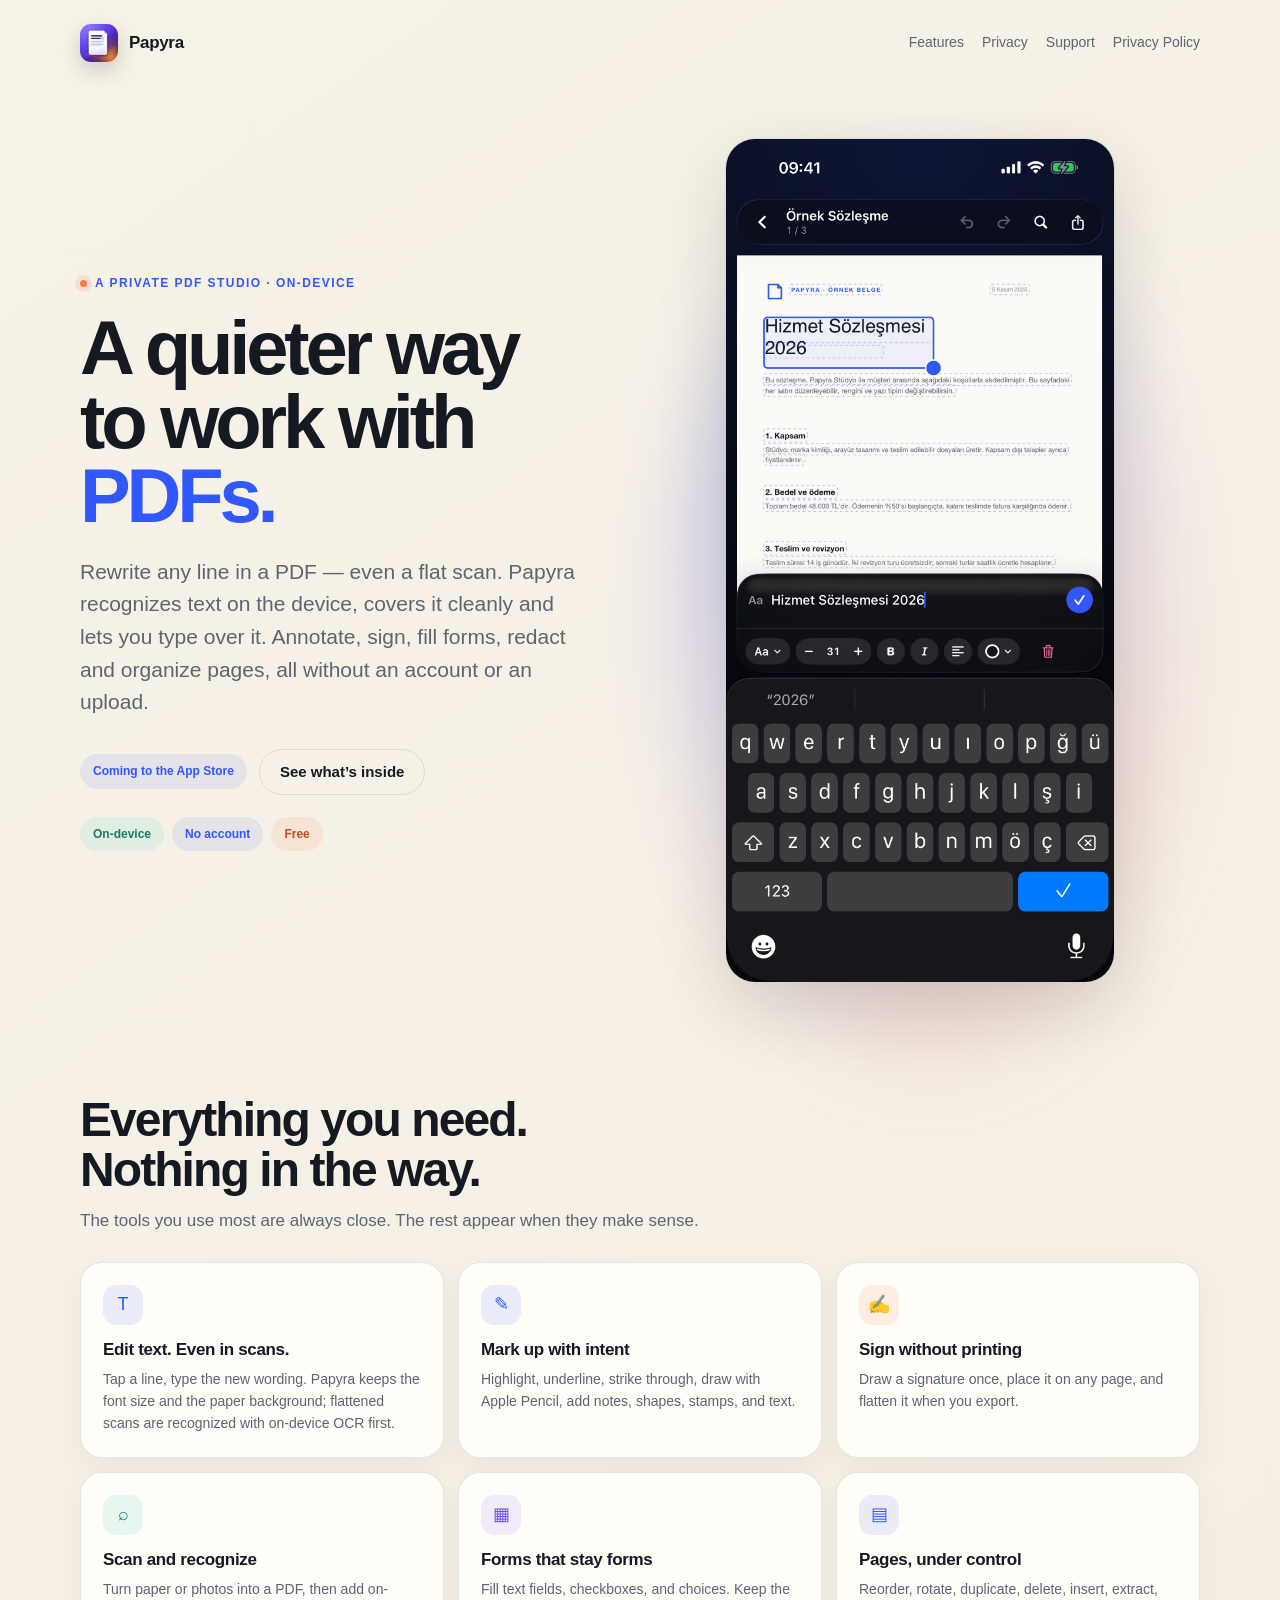
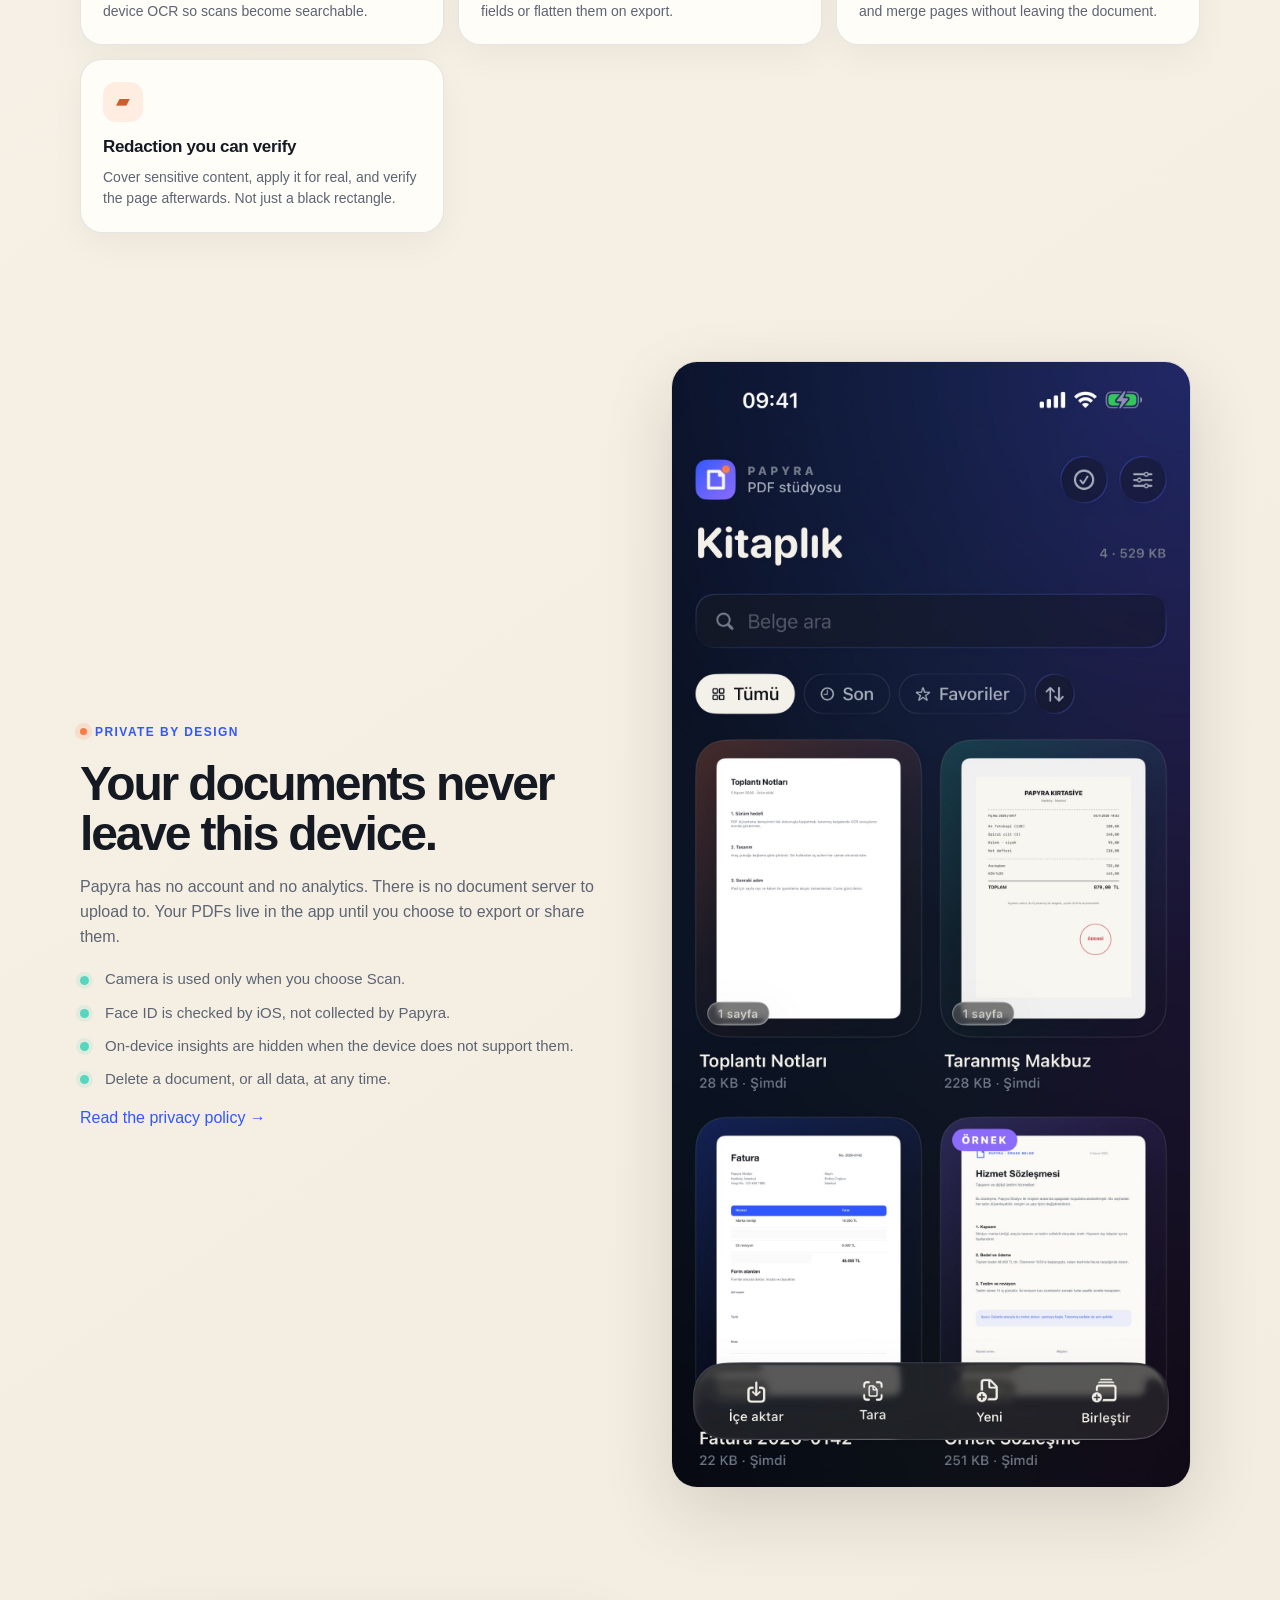
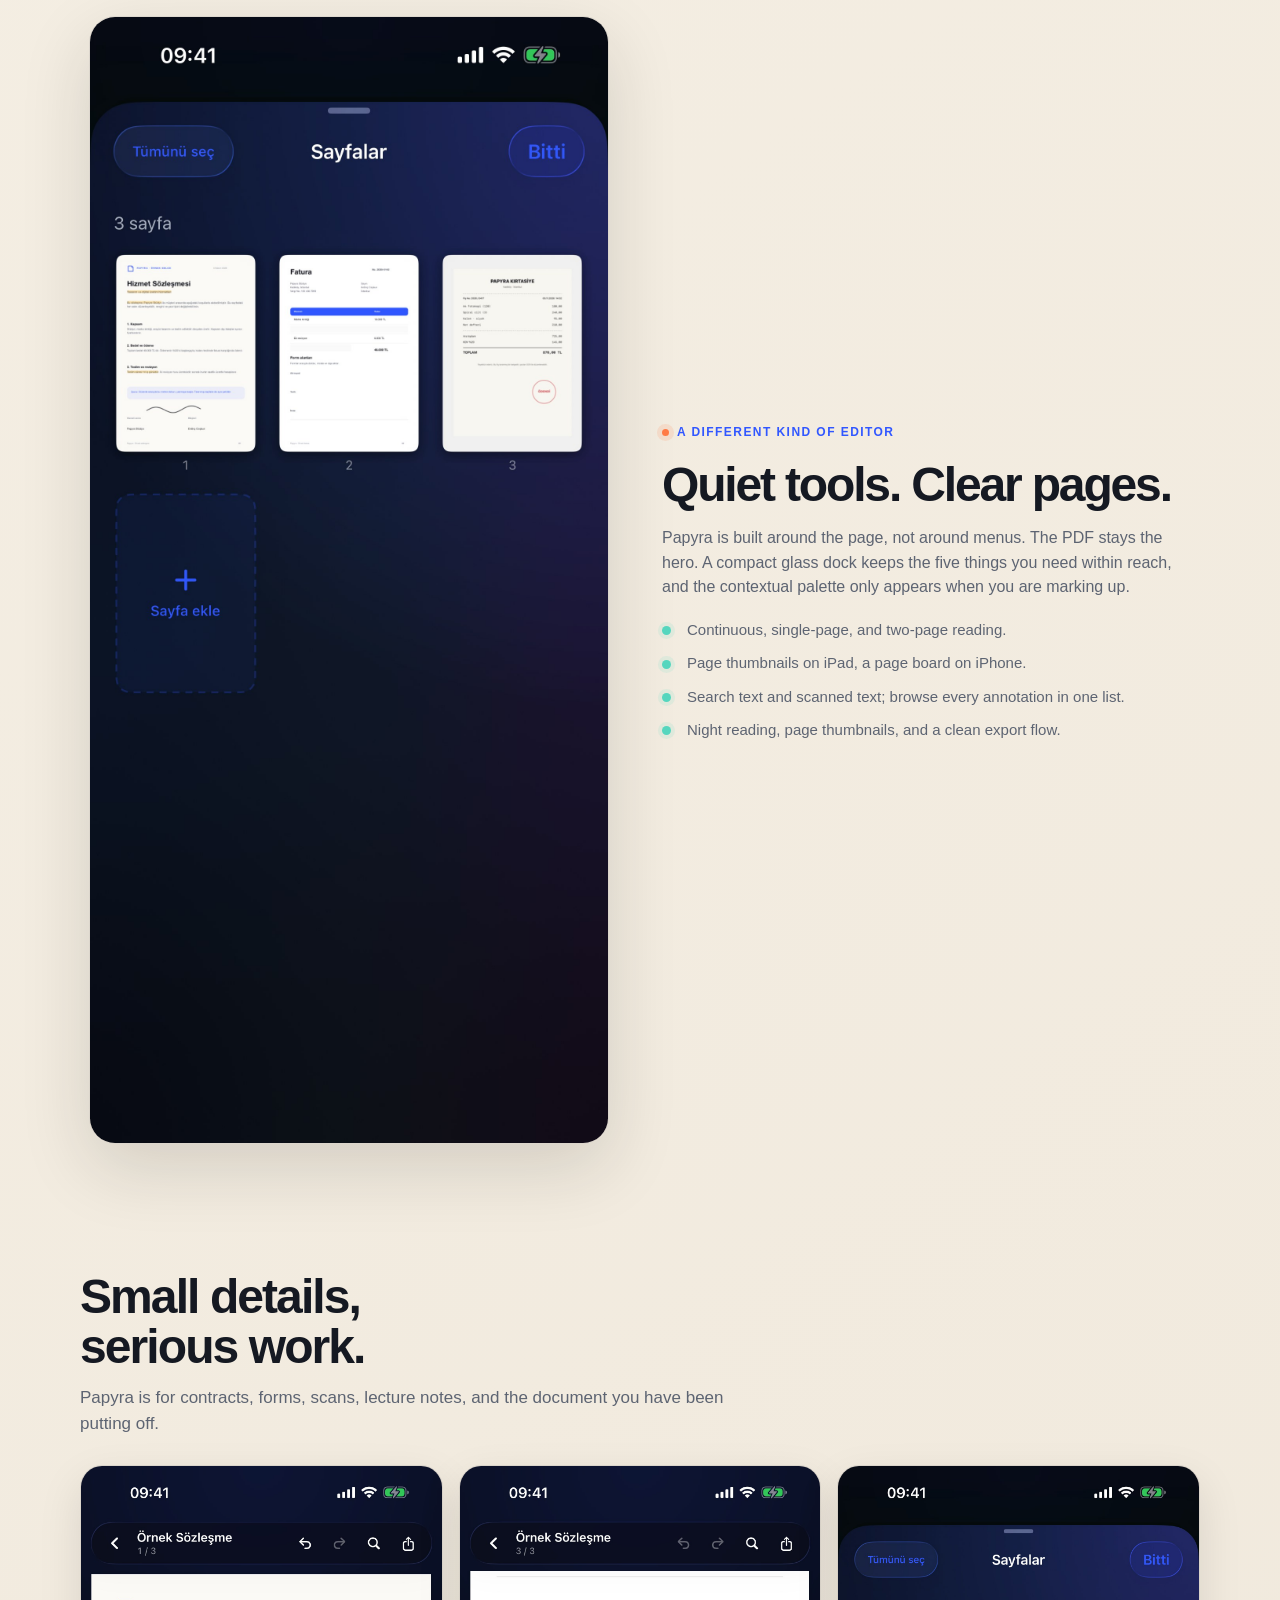
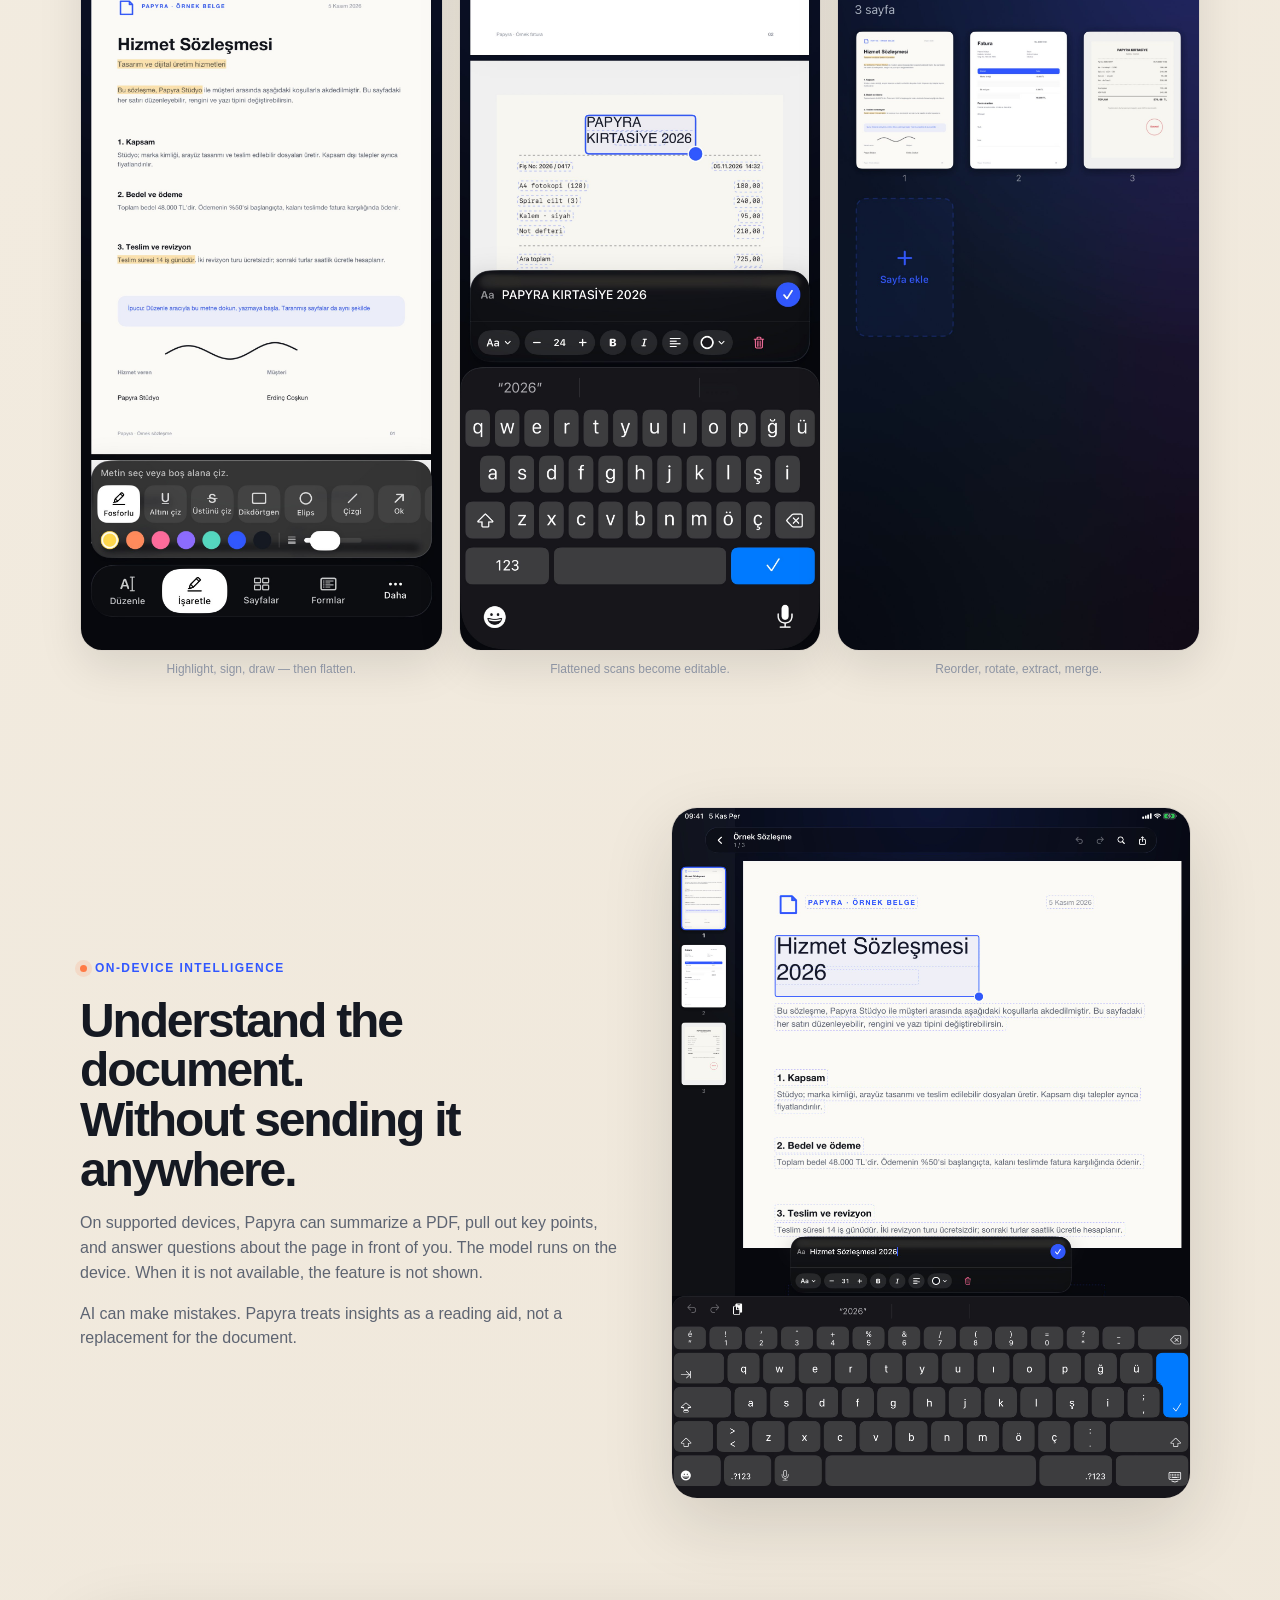
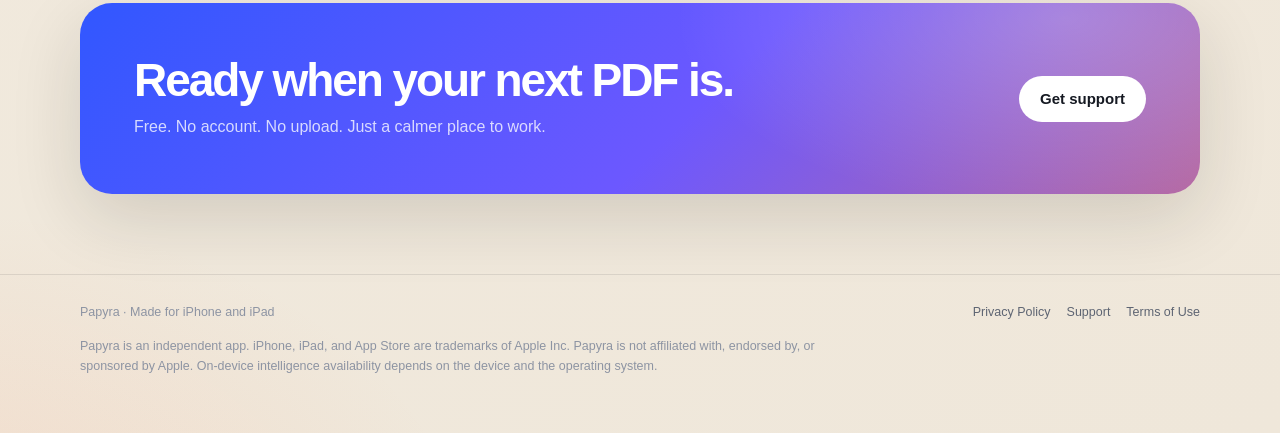
<file: index.html>
<!doctype html>
<html lang="en">
<head>
  <meta charset="utf-8">
  <meta name="viewport" content="width=device-width, initial-scale=1">
  <meta name="color-scheme" content="light dark">
  <meta name="description" content="Papyra is a private PDF workspace for iPhone and iPad. Edit, annotate, sign, scan, fill forms, redact, and organize pages — all on your device.">
  <title>Papyra — A quieter way to work with PDFs</title>
  <link rel="icon" href="assets/icon.png" type="image/png">
  <link rel="stylesheet" href="styles.css">
</head>
<body>
  <a class="skip-link" href="#main">Skip to content</a>

  <header class="site-header">
    <div class="wrap nav">
      <a class="brand" href="index.html" aria-label="Papyra home">
        <img src="assets/icon.png" alt="" width="38">
        <span>Papyra</span>
      </a>
      <nav class="nav-links" aria-label="Main navigation">
        <a href="#features">Features</a>
        <a href="#privacy">Privacy</a>
        <a href="support.html">Support</a>
        <a class="hide-mobile" href="privacy.html">Privacy Policy</a>
      </nav>
    </div>
  </header>

  <main id="main">
    <section class="wrap hero">
      <div>
        <div class="eyebrow">A private PDF studio · On-device</div>
        <h1>A quieter way<br>to work with <em>PDFs.</em></h1>
        <p class="lede">Rewrite any line in a PDF — even a flat scan. Papyra recognizes text on the device, covers it cleanly and lets you type over it. Annotate, sign, fill forms, redact and organize pages, all without an account or an upload.</p>
        <div class="hero-actions">
          <span class="pill">Coming to the App Store</span>
          <a class="button secondary" href="#features">See what’s inside</a>
        </div>
        <div class="badges" aria-label="Product principles">
          <span class="pill mint">On-device</span>
          <span class="pill">No account</span>
          <span class="pill ember">Free</span>
        </div>
      </div>
      <div class="hero-shot">
        <img src="assets/editor.jpg" width="1320" alt="Papyra editing a contract line with the compact text inspector and keyboard">
      </div>
    </section>

    <section class="wrap section" id="features">
      <div class="section-head">
        <h2>Everything you need.<br>Nothing in the way.</h2>
        <p>The tools you use most are always close. The rest appear when they make sense.</p>
      </div>
      <div class="feature-grid">
        <article class="card">
          <div class="icon">T</div>
          <h3>Edit text. Even in scans.</h3>
          <p>Tap a line, type the new wording. Papyra keeps the font size and the paper background; flattened scans are recognized with on-device OCR first.</p>
        </article>
        <article class="card">
          <div class="icon">✎</div>
          <h3>Mark up with intent</h3>
          <p>Highlight, underline, strike through, draw with Apple Pencil, add notes, shapes, stamps, and text.</p>
        </article>
        <article class="card">
          <div class="icon ember">✍</div>
          <h3>Sign without printing</h3>
          <p>Draw a signature once, place it on any page, and flatten it when you export.</p>
        </article>
        <article class="card">
          <div class="icon mint">⌕</div>
          <h3>Scan and recognize</h3>
          <p>Turn paper or photos into a PDF, then add on-device OCR so scans become searchable.</p>
        </article>
        <article class="card">
          <div class="icon violet">▦</div>
          <h3>Forms that stay forms</h3>
          <p>Fill text fields, checkboxes, and choices. Keep the fields or flatten them on export.</p>
        </article>
        <article class="card">
          <div class="icon">▤</div>
          <h3>Pages, under control</h3>
          <p>Reorder, rotate, duplicate, delete, insert, extract, and merge pages without leaving the document.</p>
        </article>
        <article class="card">
          <div class="icon ember">▰</div>
          <h3>Redaction you can verify</h3>
          <p>Cover sensitive content, apply it for real, and verify the page afterwards. Not just a black rectangle.</p>
        </article>
      </div>
    </section>

    <section class="wrap section" id="privacy">
      <div class="split">
        <div class="copy">
          <div class="eyebrow">Private by design</div>
          <h2>Your documents never leave this device.</h2>
          <p>Papyra has no account and no analytics. There is no document server to upload to. Your PDFs live in the app until you choose to export or share them.</p>
          <ul>
            <li>Camera is used only when you choose Scan.</li>
            <li>Face ID is checked by iOS, not collected by Papyra.</li>
            <li>On-device insights are hidden when the device does not support them.</li>
            <li>Delete a document, or all data, at any time.</li>
          </ul>
          <p><a href="privacy.html">Read the privacy policy →</a></p>
        </div>
        <div class="visual">
          <img src="assets/library.jpg" width="1320" alt="Papyra library with contracts, invoices, scans and notes" loading="lazy">
        </div>
      </div>
    </section>

    <section class="wrap section">
      <div class="split reverse">
        <div class="copy">
          <div class="eyebrow">A different kind of editor</div>
          <h2>Quiet tools. Clear pages.</h2>
          <p>Papyra is built around the page, not around menus. The PDF stays the hero. A compact glass dock keeps the five things you need within reach, and the contextual palette only appears when you are marking up.</p>
          <ul>
            <li>Continuous, single-page, and two-page reading.</li>
            <li>Page thumbnails on iPad, a page board on iPhone.</li>
            <li>Search text and scanned text; browse every annotation in one list.</li>
            <li>Night reading, page thumbnails, and a clean export flow.</li>
          </ul>
        </div>
        <div class="visual">
          <img src="assets/pages.jpg" width="1320" alt="Papyra page organizer showing three pages" loading="lazy">
        </div>
      </div>
    </section>

    <section class="wrap section">
      <div class="section-head">
        <h2>Small details,<br>serious work.</h2>
        <p>Papyra is for contracts, forms, scans, lecture notes, and the document you have been putting off.</p>
      </div>
      <div class="shot-grid">
        <figure>
          <img src="assets/annotate.jpg" width="1320" alt="Highlights, a signature and the annotation palette in Papyra" loading="lazy">
          <figcaption>Highlight, sign, draw — then flatten.</figcaption>
        </figure>
        <figure>
          <img src="assets/scan.jpg" width="1320" alt="Editing a scanned receipt with on-device OCR in Papyra" loading="lazy">
          <figcaption>Flattened scans become editable.</figcaption>
        </figure>
        <figure>
          <img src="assets/pages.jpg" width="1320" alt="Page organizer in Papyra" loading="lazy">
          <figcaption>Reorder, rotate, extract, merge.</figcaption>
        </figure>
      </div>
    </section>

    <section class="wrap section">
      <div class="split">
        <div class="copy">
          <div class="eyebrow">On-device intelligence</div>
          <h2>Understand the document.<br>Without sending it anywhere.</h2>
          <p>On supported devices, Papyra can summarize a PDF, pull out key points, and answer questions about the page in front of you. The model runs on the device. When it is not available, the feature is not shown.</p>
          <p>AI can make mistakes. Papyra treats insights as a reading aid, not a replacement for the document.</p>
        </div>
        <div class="visual">
          <img src="assets/ipad-editor.jpg" width="2064" alt="Papyra on iPad with a page rail and annotated guide" loading="lazy">
        </div>
      </div>
    </section>

    <section class="wrap">
      <div class="cta">
        <div>
          <h2>Ready when your next PDF is.</h2>
          <p>Free. No account. No upload. Just a calmer place to work.</p>
        </div>
        <a class="button" href="support.html">Get support</a>
      </div>
    </section>
  </main>

  <footer class="site-footer">
    <div class="wrap">
      <div class="footer-row">
        <span>Papyra · Made for iPhone and iPad</span>
        <div class="footer-links">
          <a href="privacy.html">Privacy Policy</a>
          <a href="support.html">Support</a>
          <a href="terms.html">Terms of Use</a>
        </div>
      </div>
      <p class="footer-disclaimer">Papyra is an independent app. iPhone, iPad, and App Store are trademarks of Apple Inc. Papyra is not affiliated with, endorsed by, or sponsored by Apple. On-device intelligence availability depends on the device and the operating system.</p>
    </div>
  </footer>
</body>
</html>
</file>
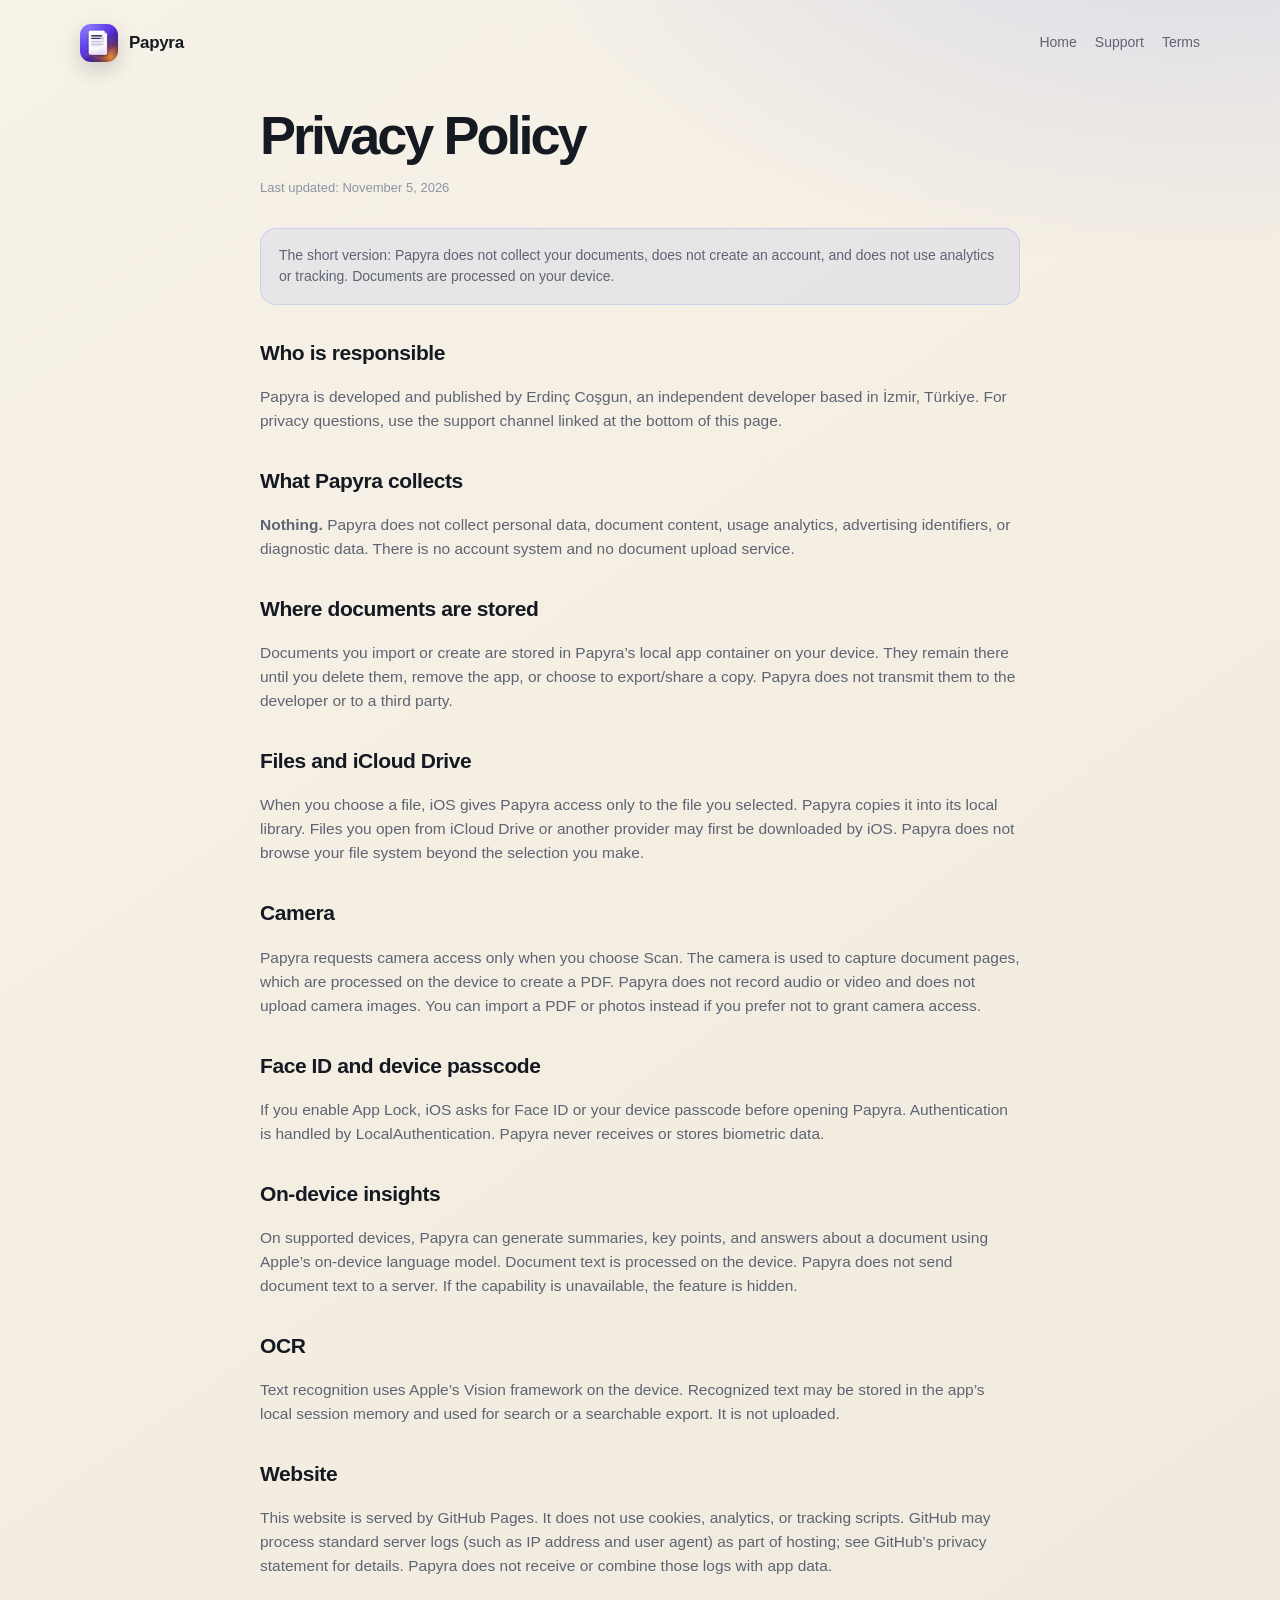
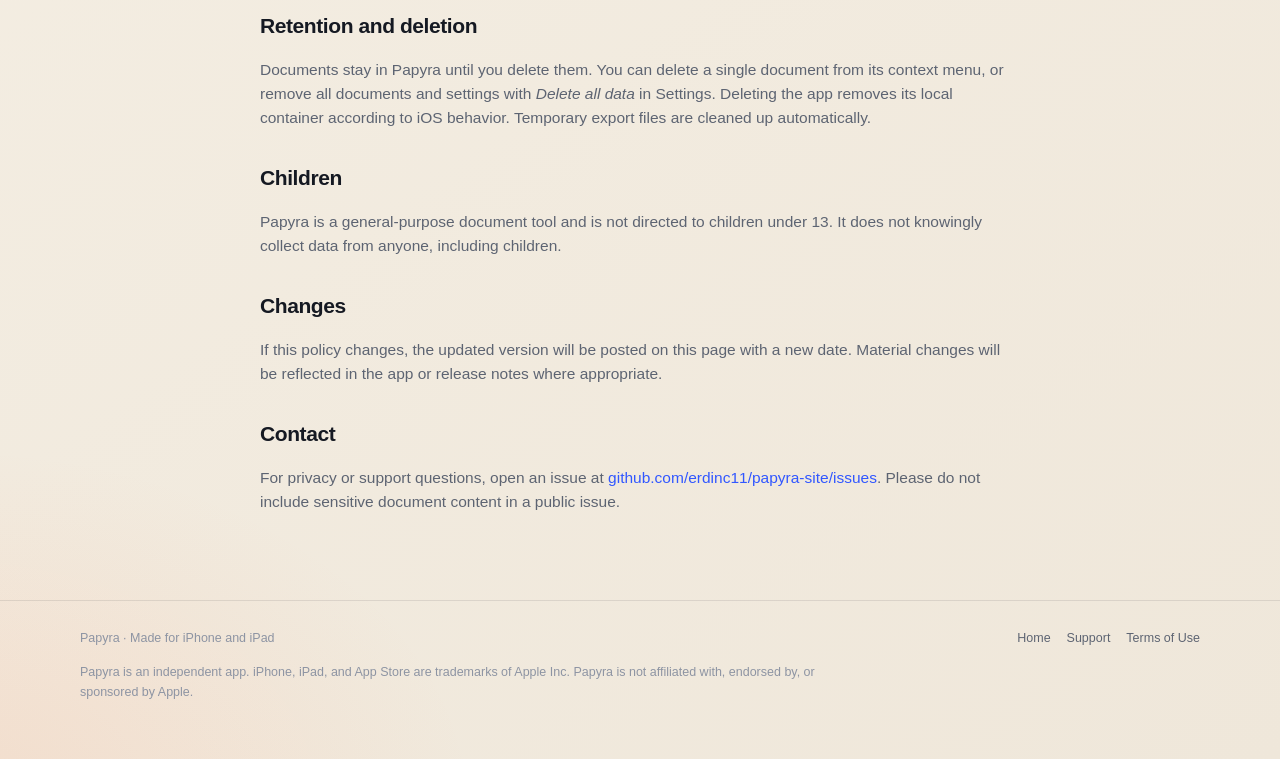
<file: privacy.html>
<!doctype html>
<html lang="en">
<head>
  <meta charset="utf-8">
  <meta name="viewport" content="width=device-width, initial-scale=1">
  <meta name="color-scheme" content="light dark">
  <meta name="description" content="Papyra privacy policy: documents stay on your device. No account, no tracking, no analytics.">
  <title>Privacy Policy — Papyra</title>
  <link rel="icon" href="assets/icon.png" type="image/png">
  <link rel="stylesheet" href="styles.css">
</head>
<body>
  <a class="skip-link" href="#main">Skip to content</a>
  <header class="site-header">
    <div class="wrap nav">
      <a class="brand" href="index.html"><img src="assets/icon.png" alt="" width="38"><span>Papyra</span></a>
      <nav class="nav-links" aria-label="Main navigation">
        <a href="index.html">Home</a>
        <a href="support.html">Support</a>
        <a href="terms.html">Terms</a>
      </nav>
    </div>
  </header>

  <main id="main" class="wrap legal">
    <h1>Privacy Policy</h1>
    <p class="meta">Last updated: November 5, 2026</p>

    <div class="note">The short version: Papyra does not collect your documents, does not create an account, and does not use analytics or tracking. Documents are processed on your device.</div>

    <h2>Who is responsible</h2>
    <p>Papyra is developed and published by Erdinç Coşgun, an independent developer based in İzmir, Türkiye. For privacy questions, use the support channel linked at the bottom of this page.</p>

    <h2>What Papyra collects</h2>
    <p><strong>Nothing.</strong> Papyra does not collect personal data, document content, usage analytics, advertising identifiers, or diagnostic data. There is no account system and no document upload service.</p>

    <h2>Where documents are stored</h2>
    <p>Documents you import or create are stored in Papyra’s local app container on your device. They remain there until you delete them, remove the app, or choose to export/share a copy. Papyra does not transmit them to the developer or to a third party.</p>

    <h2>Files and iCloud Drive</h2>
    <p>When you choose a file, iOS gives Papyra access only to the file you selected. Papyra copies it into its local library. Files you open from iCloud Drive or another provider may first be downloaded by iOS. Papyra does not browse your file system beyond the selection you make.</p>

    <h2>Camera</h2>
    <p>Papyra requests camera access only when you choose Scan. The camera is used to capture document pages, which are processed on the device to create a PDF. Papyra does not record audio or video and does not upload camera images. You can import a PDF or photos instead if you prefer not to grant camera access.</p>

    <h2>Face ID and device passcode</h2>
    <p>If you enable App Lock, iOS asks for Face ID or your device passcode before opening Papyra. Authentication is handled by LocalAuthentication. Papyra never receives or stores biometric data.</p>

    <h2>On-device insights</h2>
    <p>On supported devices, Papyra can generate summaries, key points, and answers about a document using Apple’s on-device language model. Document text is processed on the device. Papyra does not send document text to a server. If the capability is unavailable, the feature is hidden.</p>

    <h2>OCR</h2>
    <p>Text recognition uses Apple’s Vision framework on the device. Recognized text may be stored in the app’s local session memory and used for search or a searchable export. It is not uploaded.</p>

    <h2>Website</h2>
    <p>This website is served by GitHub Pages. It does not use cookies, analytics, or tracking scripts. GitHub may process standard server logs (such as IP address and user agent) as part of hosting; see GitHub’s privacy statement for details. Papyra does not receive or combine those logs with app data.</p>

    <h2>Retention and deletion</h2>
    <p>Documents stay in Papyra until you delete them. You can delete a single document from its context menu, or remove all documents and settings with <em>Delete all data</em> in Settings. Deleting the app removes its local container according to iOS behavior. Temporary export files are cleaned up automatically.</p>

    <h2>Children</h2>
    <p>Papyra is a general-purpose document tool and is not directed to children under 13. It does not knowingly collect data from anyone, including children.</p>

    <h2>Changes</h2>
    <p>If this policy changes, the updated version will be posted on this page with a new date. Material changes will be reflected in the app or release notes where appropriate.</p>

    <h2>Contact</h2>
    <p>For privacy or support questions, open an issue at <a href="https://github.com/erdinc11/papyra-site/issues">github.com/erdinc11/papyra-site/issues</a>. Please do not include sensitive document content in a public issue.</p>
  </main>

  <footer class="site-footer">
    <div class="wrap">
      <div class="footer-row">
        <span>Papyra · Made for iPhone and iPad</span>
        <div class="footer-links">
          <a href="index.html">Home</a>
          <a href="support.html">Support</a>
          <a href="terms.html">Terms of Use</a>
        </div>
      </div>
      <p class="footer-disclaimer">Papyra is an independent app. iPhone, iPad, and App Store are trademarks of Apple Inc. Papyra is not affiliated with, endorsed by, or sponsored by Apple.</p>
    </div>
  </footer>
</body>
</html>
</file>
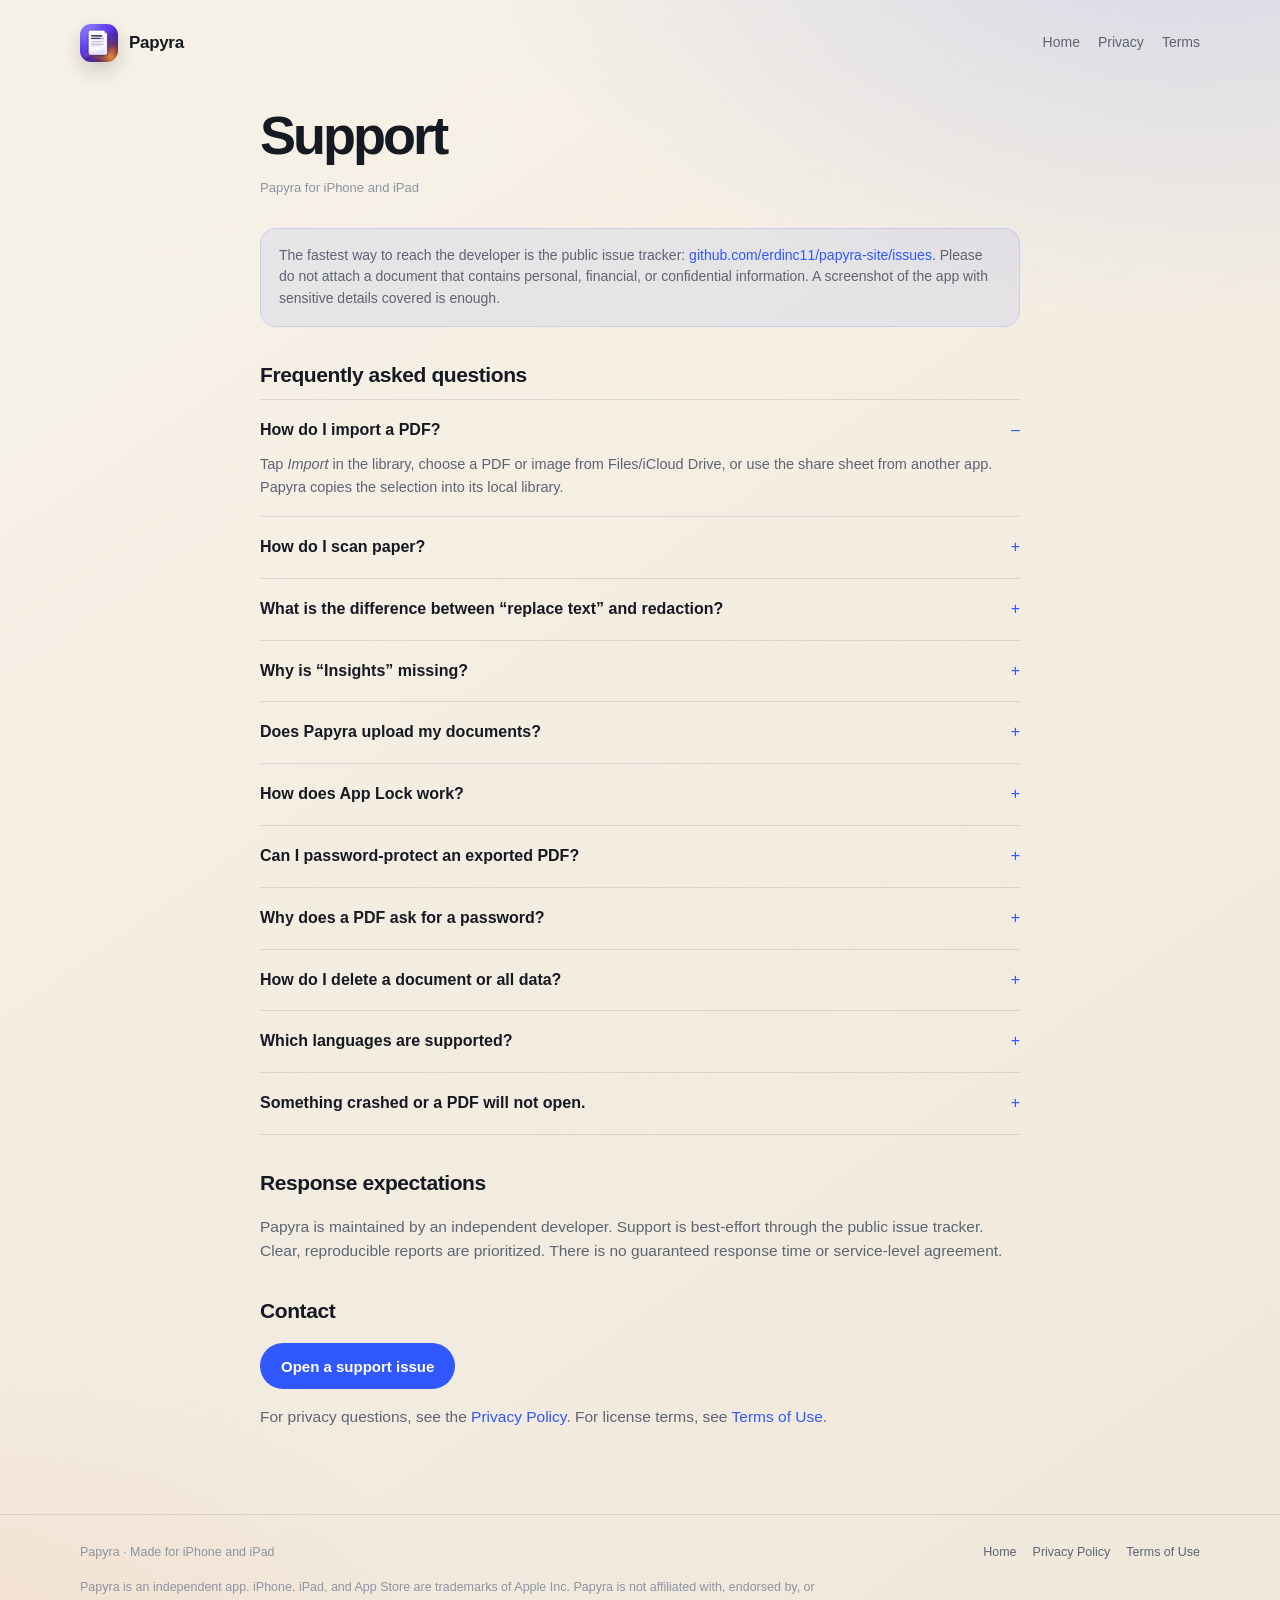
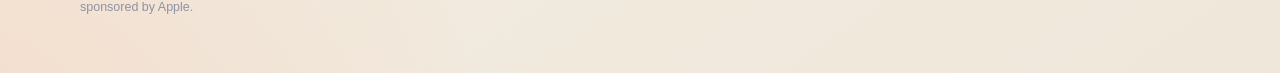
<file: support.html>
<!doctype html>
<html lang="en">
<head>
  <meta charset="utf-8">
  <meta name="viewport" content="width=device-width, initial-scale=1">
  <meta name="color-scheme" content="light dark">
  <meta name="description" content="Support and frequently asked questions for Papyra, the private PDF editor for iPhone and iPad.">
  <title>Support — Papyra</title>
  <link rel="icon" href="assets/icon.png" type="image/png">
  <link rel="stylesheet" href="styles.css">
</head>
<body>
  <a class="skip-link" href="#main">Skip to content</a>
  <header class="site-header">
    <div class="wrap nav">
      <a class="brand" href="index.html"><img src="assets/icon.png" alt="" width="38"><span>Papyra</span></a>
      <nav class="nav-links" aria-label="Main navigation">
        <a href="index.html">Home</a>
        <a href="privacy.html">Privacy</a>
        <a href="terms.html">Terms</a>
      </nav>
    </div>
  </header>

  <main id="main" class="wrap legal">
    <h1>Support</h1>
    <p class="meta">Papyra for iPhone and iPad</p>

    <div class="note">The fastest way to reach the developer is the public issue tracker: <a href="https://github.com/erdinc11/papyra-site/issues">github.com/erdinc11/papyra-site/issues</a>. Please do not attach a document that contains personal, financial, or confidential information. A screenshot of the app with sensitive details covered is enough.</div>

    <h2>Frequently asked questions</h2>
    <div class="faq">
      <details open>
        <summary>How do I import a PDF?</summary>
        <p>Tap <em>Import</em> in the library, choose a PDF or image from Files/iCloud Drive, or use the share sheet from another app. Papyra copies the selection into its local library.</p>
      </details>
      <details>
        <summary>How do I scan paper?</summary>
        <p>Tap <em>Scan</em>. The camera opens only after you grant access. If camera access is unavailable, import a PDF or choose photos instead. Scans are processed on the device.</p>
      </details>
      <details>
        <summary>What is the difference between “replace text” and redaction?</summary>
        <p>Text replacement covers the original text and writes a new layer. Export with <em>Flatten annotations</em> when you want the result to look final. Redaction is different: it rasterizes the page, paints the selected areas, and removes the text underneath. Use Redaction for sensitive content, and verify the page afterwards.</p>
      </details>
      <details>
        <summary>Why is “Insights” missing?</summary>
        <p>Insights use Apple’s on-device language model. It is available only on supported devices and operating-system versions. When it is not available, Papyra hides the feature instead of showing an empty screen. No document text is sent to a server.</p>
      </details>
      <details>
        <summary>Does Papyra upload my documents?</summary>
        <p>No. There is no account and no document server. Files stay in the app’s local container until you delete them or export/share a copy. OCR and insights run on the device.</p>
      </details>
      <details>
        <summary>How does App Lock work?</summary>
        <p>App Lock uses Face ID, Touch ID, or your device passcode through iOS LocalAuthentication. Papyra never receives your biometric data. If device authentication is not configured, App Lock cannot be enabled.</p>
      </details>
      <details>
        <summary>Can I password-protect an exported PDF?</summary>
        <p>Yes. In the export sheet, turn on <em>Password protect</em>. You can also prevent text copying. Keep the password somewhere safe; Papyra does not store it.</p>
      </details>
      <details>
        <summary>Why does a PDF ask for a password?</summary>
        <p>The document is encrypted. Enter its password to open it. Papyra does not store the password and cannot recover it.</p>
      </details>
      <details>
        <summary>How do I delete a document or all data?</summary>
        <p>Long-press a document in the library and choose Delete. To remove everything, open Settings → Delete all data. Deleting the app removes its local container according to iOS behavior.</p>
      </details>
      <details>
        <summary>Which languages are supported?</summary>
        <p>The interface is available in Turkish and English. OCR and on-device insights depend on the languages supported by the device and the operating system.</p>
      </details>
      <details>
        <summary>Something crashed or a PDF will not open.</summary>
        <p>Please open an issue with the iOS version, device model, what you did, and what happened. If possible, include a screenshot with sensitive content covered. Do not send confidential documents.</p>
      </details>
    </div>

    <h2>Response expectations</h2>
    <p>Papyra is maintained by an independent developer. Support is best-effort through the public issue tracker. Clear, reproducible reports are prioritized. There is no guaranteed response time or service-level agreement.</p>

    <h2>Contact</h2>
    <p><a class="button cobalt" href="https://github.com/erdinc11/papyra-site/issues">Open a support issue</a></p>
    <p>For privacy questions, see the <a href="privacy.html">Privacy Policy</a>. For license terms, see <a href="terms.html">Terms of Use</a>.</p>
  </main>

  <footer class="site-footer">
    <div class="wrap">
      <div class="footer-row">
        <span>Papyra · Made for iPhone and iPad</span>
        <div class="footer-links">
          <a href="index.html">Home</a>
          <a href="privacy.html">Privacy Policy</a>
          <a href="terms.html">Terms of Use</a>
        </div>
      </div>
      <p class="footer-disclaimer">Papyra is an independent app. iPhone, iPad, and App Store are trademarks of Apple Inc. Papyra is not affiliated with, endorsed by, or sponsored by Apple.</p>
    </div>
  </footer>
</body>
</html>
</file>
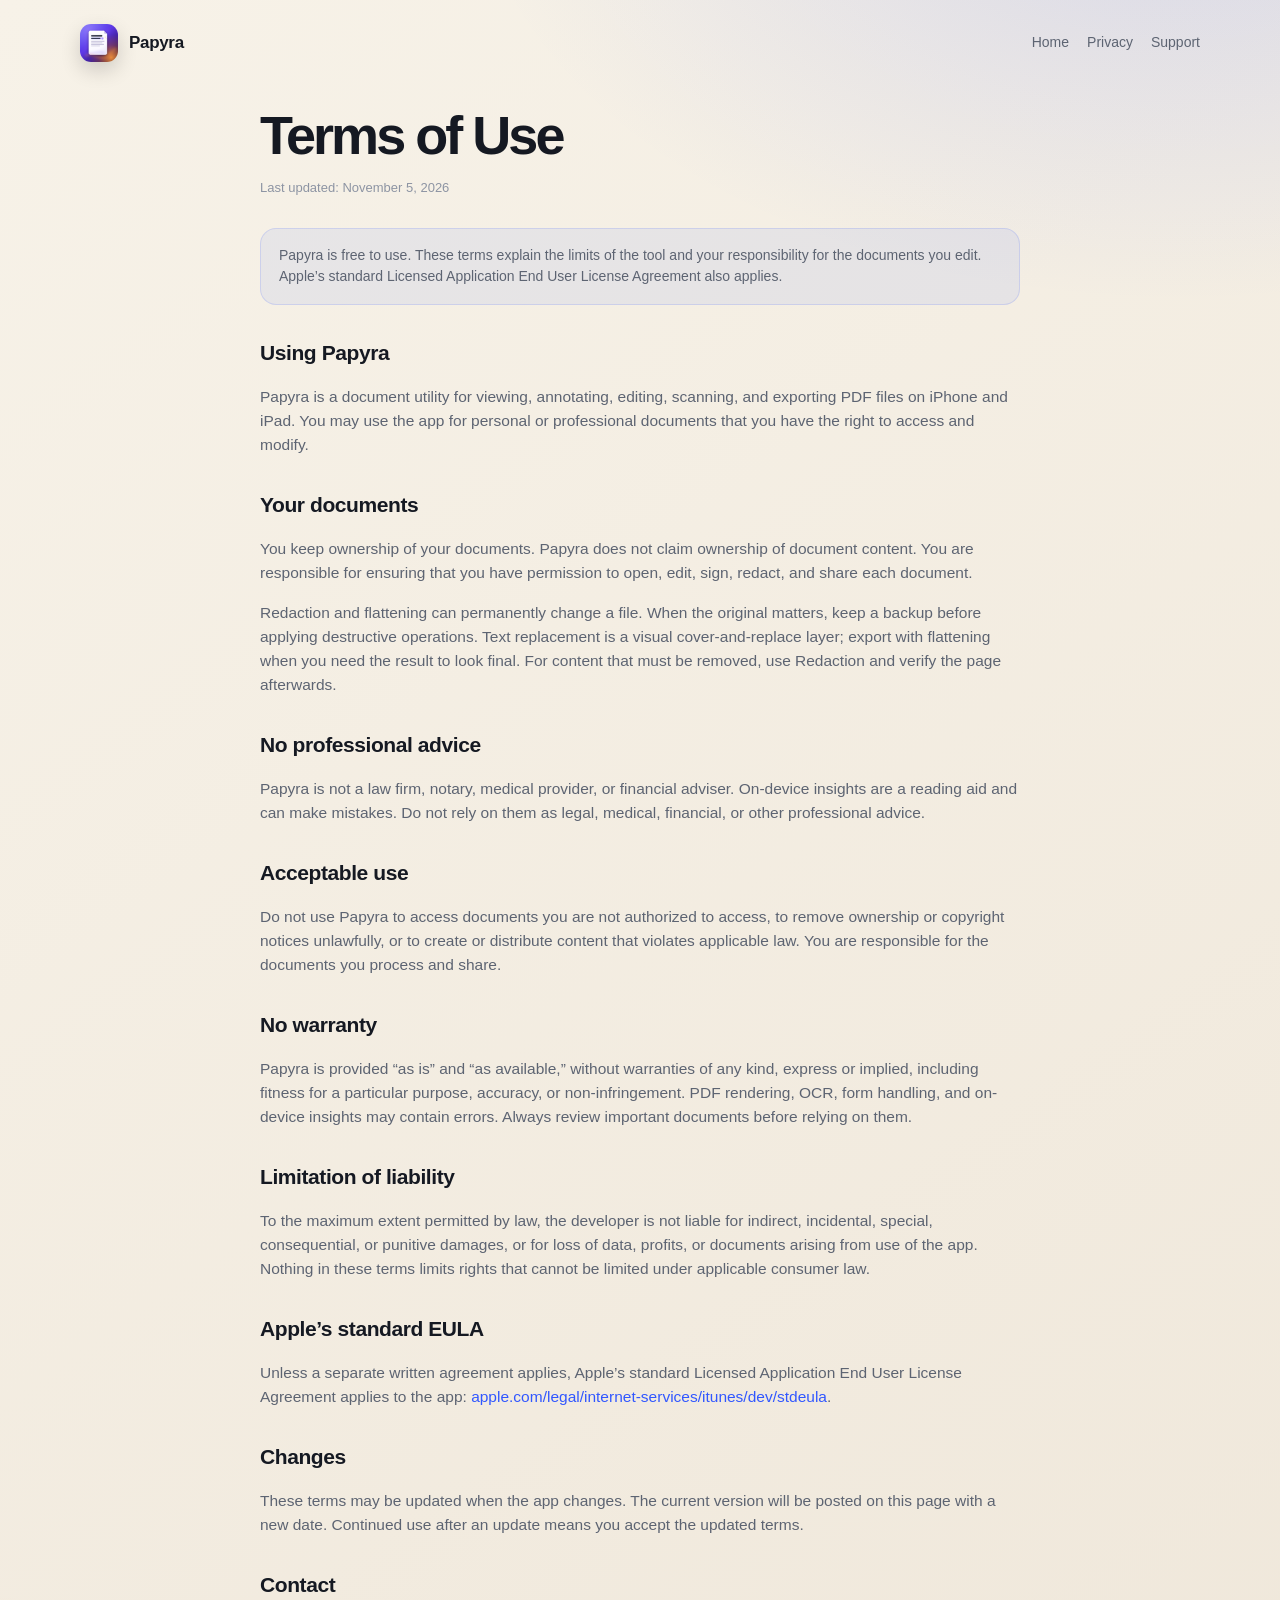
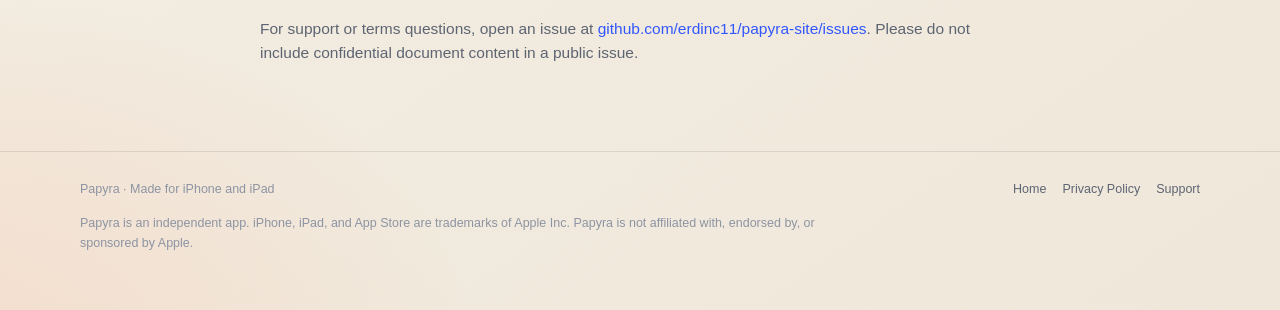
<file: terms.html>
<!doctype html>
<html lang="en">
<head>
  <meta charset="utf-8">
  <meta name="viewport" content="width=device-width, initial-scale=1">
  <meta name="color-scheme" content="light dark">
  <meta name="description" content="Terms of Use for Papyra, the private PDF editor for iPhone and iPad.">
  <title>Terms of Use — Papyra</title>
  <link rel="icon" href="assets/icon.png" type="image/png">
  <link rel="stylesheet" href="styles.css">
</head>
<body>
  <a class="skip-link" href="#main">Skip to content</a>
  <header class="site-header">
    <div class="wrap nav">
      <a class="brand" href="index.html"><img src="assets/icon.png" alt="" width="38"><span>Papyra</span></a>
      <nav class="nav-links" aria-label="Main navigation">
        <a href="index.html">Home</a>
        <a href="privacy.html">Privacy</a>
        <a href="support.html">Support</a>
      </nav>
    </div>
  </header>

  <main id="main" class="wrap legal">
    <h1>Terms of Use</h1>
    <p class="meta">Last updated: November 5, 2026</p>

    <div class="note">Papyra is free to use. These terms explain the limits of the tool and your responsibility for the documents you edit. Apple’s standard Licensed Application End User License Agreement also applies.</div>

    <h2>Using Papyra</h2>
    <p>Papyra is a document utility for viewing, annotating, editing, scanning, and exporting PDF files on iPhone and iPad. You may use the app for personal or professional documents that you have the right to access and modify.</p>

    <h2>Your documents</h2>
    <p>You keep ownership of your documents. Papyra does not claim ownership of document content. You are responsible for ensuring that you have permission to open, edit, sign, redact, and share each document.</p>
    <p>Redaction and flattening can permanently change a file. When the original matters, keep a backup before applying destructive operations. Text replacement is a visual cover-and-replace layer; export with flattening when you need the result to look final. For content that must be removed, use Redaction and verify the page afterwards.</p>

    <h2>No professional advice</h2>
    <p>Papyra is not a law firm, notary, medical provider, or financial adviser. On-device insights are a reading aid and can make mistakes. Do not rely on them as legal, medical, financial, or other professional advice.</p>

    <h2>Acceptable use</h2>
    <p>Do not use Papyra to access documents you are not authorized to access, to remove ownership or copyright notices unlawfully, or to create or distribute content that violates applicable law. You are responsible for the documents you process and share.</p>

    <h2>No warranty</h2>
    <p>Papyra is provided “as is” and “as available,” without warranties of any kind, express or implied, including fitness for a particular purpose, accuracy, or non-infringement. PDF rendering, OCR, form handling, and on-device insights may contain errors. Always review important documents before relying on them.</p>

    <h2>Limitation of liability</h2>
    <p>To the maximum extent permitted by law, the developer is not liable for indirect, incidental, special, consequential, or punitive damages, or for loss of data, profits, or documents arising from use of the app. Nothing in these terms limits rights that cannot be limited under applicable consumer law.</p>

    <h2>Apple’s standard EULA</h2>
    <p>Unless a separate written agreement applies, Apple’s standard Licensed Application End User License Agreement applies to the app: <a href="https://www.apple.com/legal/internet-services/itunes/dev/stdeula/">apple.com/legal/internet-services/itunes/dev/stdeula</a>.</p>

    <h2>Changes</h2>
    <p>These terms may be updated when the app changes. The current version will be posted on this page with a new date. Continued use after an update means you accept the updated terms.</p>

    <h2>Contact</h2>
    <p>For support or terms questions, open an issue at <a href="https://github.com/erdinc11/papyra-site/issues">github.com/erdinc11/papyra-site/issues</a>. Please do not include confidential document content in a public issue.</p>
  </main>

  <footer class="site-footer">
    <div class="wrap">
      <div class="footer-row">
        <span>Papyra · Made for iPhone and iPad</span>
        <div class="footer-links">
          <a href="index.html">Home</a>
          <a href="privacy.html">Privacy Policy</a>
          <a href="support.html">Support</a>
        </div>
      </div>
      <p class="footer-disclaimer">Papyra is an independent app. iPhone, iPad, and App Store are trademarks of Apple Inc. Papyra is not affiliated with, endorsed by, or sponsored by Apple.</p>
    </div>
  </footer>
</body>
</html>
</file>
<file: styles.css>
:root {
  color-scheme: light dark;
  --paper: #f7f2e8;
  --paper-deep: #efe7da;
  --surface: #fffdf8;
  --ink: #151922;
  --muted: #5d6472;
  --faint: #8d94a3;
  --line: rgba(21, 25, 34, 0.10);
  --cobalt: #3157ff;
  --violet: #8b6cff;
  --ember: #ff7a45;
  --mint: #55d6be;
  --shadow: 0 24px 70px rgba(27, 25, 20, 0.14);
  --radius: 28px;
  --max: 1120px;
  font-family: -apple-system, BlinkMacSystemFont, "SF Pro Text", "Helvetica Neue", Arial, sans-serif;
  font-synthesis: none;
}

@media (prefers-color-scheme: dark) {
  :root {
    --paper: #080b11;
    --paper-deep: #0f1621;
    --surface: #151b25;
    --ink: #f4f1ea;
    --muted: #a8afbd;
    --faint: #737b8a;
    --line: rgba(255, 255, 255, 0.10);
    --shadow: 0 24px 70px rgba(0, 0, 0, 0.45);
  }
}

* { box-sizing: border-box; }

html { scroll-behavior: smooth; }

body {
  margin: 0;
  color: var(--ink);
  background:
    radial-gradient(1100px 700px at 92% -8%, rgba(49, 87, 255, 0.16), transparent 65%),
    radial-gradient(900px 600px at -5% 102%, rgba(255, 122, 69, 0.12), transparent 60%),
    linear-gradient(145deg, var(--paper), var(--paper-deep));
  min-height: 100vh;
  -webkit-font-smoothing: antialiased;
  line-height: 1.55;
}

a { color: var(--cobalt); text-decoration: none; }
a:hover { text-decoration: underline; }

.skip-link {
  position: absolute;
  left: 16px;
  top: -80px;
  background: var(--ink);
  color: var(--paper);
  padding: 10px 16px;
  border-radius: 12px;
  z-index: 100;
}
.skip-link:focus { top: 16px; }

.wrap {
  width: min(var(--max), calc(100% - 40px));
  margin: 0 auto;
}

.site-header {
  padding: 24px 0 12px;
}

.nav {
  display: flex;
  align-items: center;
  justify-content: space-between;
  gap: 20px;
}

.brand {
  display: inline-flex;
  align-items: center;
  gap: 11px;
  color: var(--ink);
  font-weight: 700;
  letter-spacing: -0.02em;
}
.brand:hover { text-decoration: none; }
.brand img { width: 38px; height: 38px; border-radius: 11px; box-shadow: 0 8px 20px rgba(0,0,0,.16); }
.brand span { font-size: 17px; }

.nav-links {
  display: flex;
  align-items: center;
  gap: 18px;
  font-size: 14px;
  color: var(--muted);
}
.nav-links a { color: var(--muted); }
.nav-links a:hover { color: var(--ink); }

.hero {
  padding: 64px 0 48px;
  display: grid;
  grid-template-columns: minmax(0, 0.95fr) minmax(0, 1.05fr);
  gap: 54px;
  align-items: center;
}

.eyebrow {
  display: inline-flex;
  align-items: center;
  gap: 8px;
  font-size: 12px;
  font-weight: 700;
  letter-spacing: 0.12em;
  text-transform: uppercase;
  color: var(--cobalt);
  margin-bottom: 18px;
}
.eyebrow::before {
  content: "";
  width: 7px;
  height: 7px;
  border-radius: 50%;
  background: var(--ember);
  box-shadow: 0 0 0 5px rgba(255, 122, 69, 0.14);
}

h1 {
  margin: 0;
  font-size: clamp(42px, 6.6vw, 76px);
  line-height: 0.98;
  letter-spacing: -0.055em;
  font-weight: 800;
}
h1 em {
  font-style: normal;
  color: var(--cobalt);
}

.lede {
  margin: 22px 0 0;
  font-size: clamp(17px, 2vw, 21px);
  color: var(--muted);
  max-width: 520px;
}

.hero-actions {
  display: flex;
  flex-wrap: wrap;
  align-items: center;
  gap: 12px;
  margin-top: 30px;
}

.button {
  display: inline-flex;
  align-items: center;
  justify-content: center;
  gap: 8px;
  min-height: 46px;
  padding: 0 20px;
  border-radius: 999px;
  font-weight: 650;
  font-size: 15px;
  background: var(--ink);
  color: var(--paper);
  border: 1px solid transparent;
}
.button:hover { text-decoration: none; transform: translateY(-1px); }
.button.secondary {
  background: transparent;
  color: var(--ink);
  border-color: var(--line);
}
.button.cobalt { background: var(--cobalt); color: #fff; }

.pill {
  display: inline-flex;
  align-items: center;
  gap: 7px;
  padding: 8px 13px;
  border-radius: 999px;
  background: rgba(49, 87, 255, 0.09);
  color: var(--cobalt);
  font-size: 12px;
  font-weight: 650;
}
.pill.ember { background: rgba(255, 122, 69, 0.11); color: #c34d22; }
.pill.mint { background: rgba(85, 214, 190, 0.13); color: #177b6a; }

.hero-shot {
  position: relative;
}
.hero-shot::before {
  content: "";
  position: absolute;
  inset: 8% 5% -8% 7%;
  background: linear-gradient(135deg, rgba(49,87,255,.30), rgba(139,108,255,.14), rgba(255,122,69,.22));
  filter: blur(44px);
  border-radius: 50%;
  z-index: 0;
}
.hero-shot img {
  position: relative;
  z-index: 1;
  width: 100%;
  max-width: 390px;
  height: auto;
  margin-inline: auto;
  display: block;
  border-radius: 30px;
  box-shadow: var(--shadow);
  border: 1px solid var(--line);
}

.badges {
  display: flex;
  flex-wrap: wrap;
  gap: 8px;
  margin-top: 22px;
}

.section {
  padding: 64px 0;
}
.section-head {
  max-width: 680px;
  margin-bottom: 28px;
}
.section-head h2 {
  margin: 0;
  font-size: clamp(30px, 4vw, 48px);
  line-height: 1.05;
  letter-spacing: -0.04em;
}
.section-head p {
  margin: 12px 0 0;
  color: var(--muted);
  font-size: 17px;
}

.feature-grid {
  display: grid;
  grid-template-columns: repeat(3, minmax(0, 1fr));
  gap: 14px;
}
.card {
  background: var(--surface);
  border: 1px solid var(--line);
  border-radius: 22px;
  padding: 22px;
  box-shadow: 0 12px 34px rgba(0,0,0,.045);
}
.card h3 {
  margin: 12px 0 6px;
  font-size: 17px;
  letter-spacing: -0.02em;
}
.card p {
  margin: 0;
  color: var(--muted);
  font-size: 14px;
}
.icon {
  width: 40px;
  height: 40px;
  display: grid;
  place-items: center;
  border-radius: 13px;
  background: rgba(49, 87, 255, 0.10);
  color: var(--cobalt);
  font-size: 18px;
}
.icon.ember { background: rgba(255,122,69,.12); color: #d15b2d; }
.icon.mint { background: rgba(85,214,190,.14); color: #177b6a; }
.icon.violet { background: rgba(139,108,255,.12); color: #6f50e8; }

.split {
  display: grid;
  grid-template-columns: minmax(0, 1fr) minmax(0, 1fr);
  gap: 44px;
  align-items: center;
}
.split.reverse { grid-template-columns: minmax(0, 1fr) minmax(0, 1fr); }
.split.reverse .copy { order: 2; }
.split.reverse .visual { order: 1; }

.visual img {
  width: 100%;
  max-width: 520px;
  height: auto;
  margin-inline: auto;
  display: block;
  border-radius: 26px;
  border: 1px solid var(--line);
  box-shadow: var(--shadow);
}

.copy h2 {
  margin: 0;
  font-size: clamp(30px, 4vw, 48px);
  line-height: 1.04;
  letter-spacing: -0.045em;
}
.copy p {
  margin: 16px 0 0;
  color: var(--muted);
  font-size: 16px;
}
.copy ul {
  margin: 18px 0 0;
  padding: 0;
  list-style: none;
  display: grid;
  gap: 10px;
}
.copy li {
  position: relative;
  padding-left: 25px;
  color: var(--muted);
  font-size: 15px;
}
.copy li::before {
  content: "";
  position: absolute;
  left: 0;
  top: 0.55em;
  width: 9px;
  height: 9px;
  border-radius: 50%;
  background: var(--mint);
  box-shadow: 0 0 0 4px rgba(85,214,190,.12);
}

.shot-grid {
  display: grid;
  grid-template-columns: repeat(3, minmax(0, 1fr));
  gap: 16px;
}
.shot-grid figure { margin: 0; }
.shot-grid img {
  width: 100%;
  height: auto;
  display: block;
  border-radius: 22px;
  border: 1px solid var(--line);
  box-shadow: 0 16px 44px rgba(0,0,0,.10);
}
.shot-grid figcaption {
  margin-top: 9px;
  color: var(--faint);
  font-size: 12px;
  text-align: center;
}

.cta {
  margin: 40px 0 80px;
  padding: clamp(28px, 5vw, 54px);
  border-radius: 32px;
  background:
    radial-gradient(600px 300px at 88% 8%, rgba(255,255,255,.24), transparent 65%),
    linear-gradient(135deg, #3157ff, #6c58ff 55%, #ff7a45 145%);
  color: white;
  box-shadow: var(--shadow);
  display: flex;
  align-items: center;
  justify-content: space-between;
  gap: 30px;
  flex-wrap: wrap;
}
.cta h2 {
  margin: 0;
  font-size: clamp(28px, 4vw, 46px);
  line-height: 1.04;
  letter-spacing: -0.045em;
  max-width: 620px;
}
.cta p { margin: 10px 0 0; color: rgba(255,255,255,.78); max-width: 560px; }
.cta .button { background: white; color: #151922; }
.cta .button:hover { text-decoration: none; }

.legal {
  padding: 34px 0 70px;
  max-width: 760px;
}
.legal h1 {
  font-size: clamp(34px, 5vw, 54px);
  line-height: 1.03;
}
.legal .meta {
  color: var(--faint);
  font-size: 13px;
  margin: 14px 0 30px;
}
.legal h2 {
  margin: 32px 0 8px;
  font-size: 21px;
  letter-spacing: -0.02em;
}
.legal p, .legal li {
  color: var(--muted);
  font-size: 15.5px;
}
.legal ul { padding-left: 20px; }
.legal li { margin: 6px 0; }
.legal .note {
  background: rgba(49,87,255,.07);
  border: 1px solid rgba(49,87,255,.15);
  border-radius: 16px;
  padding: 16px 18px;
  color: var(--muted);
  font-size: 14px;
}

.faq details {
  border-top: 1px solid var(--line);
  padding: 18px 0;
}
.faq details:last-child { border-bottom: 1px solid var(--line); }
.faq summary {
  cursor: pointer;
  font-weight: 650;
  font-size: 16px;
  list-style: none;
  display: flex;
  justify-content: space-between;
  gap: 20px;
}
.faq summary::-webkit-details-marker { display: none; }
.faq summary::after { content: "+"; color: var(--cobalt); font-weight: 500; }
.faq details[open] summary::after { content: "–"; }
.faq p { margin: 10px 0 0; color: var(--muted); font-size: 14.5px; }

.site-footer {
  border-top: 1px solid var(--line);
  padding: 28px 0 44px;
  color: var(--faint);
  font-size: 12.5px;
}
.footer-row {
  display: flex;
  justify-content: space-between;
  gap: 20px;
  flex-wrap: wrap;
}
.footer-links {
  display: flex;
  gap: 16px;
  flex-wrap: wrap;
}
.footer-links a { color: var(--muted); }
.footer-disclaimer {
  margin-top: 14px;
  max-width: 760px;
  line-height: 1.6;
}

@media (max-width: 860px) {
  .hero { grid-template-columns: 1fr; gap: 34px; padding-top: 38px; }
  .hero-shot { max-width: 620px; }
  .feature-grid { grid-template-columns: 1fr 1fr; }
  .split, .split.reverse { grid-template-columns: 1fr; gap: 28px; }
  .split.reverse .copy, .split.reverse .visual { order: initial; }
  .shot-grid { grid-template-columns: 1fr 1fr; }
  .nav-links { gap: 12px; }
  .nav-links a.hide-mobile { display: none; }
}

@media (max-width: 560px) {
  .wrap { width: min(var(--max), calc(100% - 28px)); }
  .feature-grid, .shot-grid { grid-template-columns: 1fr; }
  .hero { padding-bottom: 28px; }
  .section { padding: 44px 0; }
  .nav-links { font-size: 13px; }
  .brand span { font-size: 15px; }
  .cta { margin-bottom: 48px; }
}

@media (prefers-reduced-motion: reduce) {
  html { scroll-behavior: auto; }
  .button:hover { transform: none; }
}
</file>
